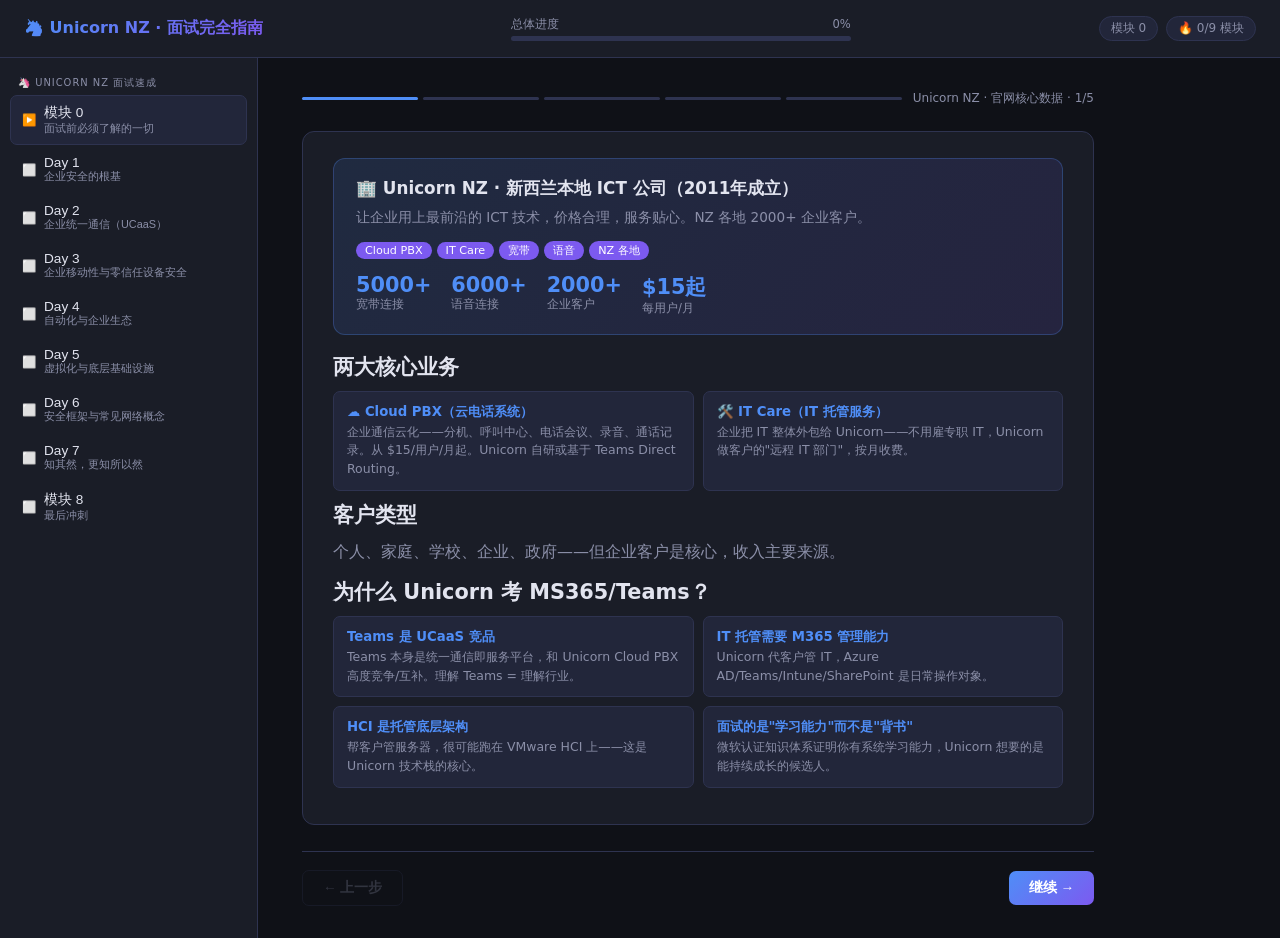
<file: index.html>
<!DOCTYPE html>
<html lang="zh-CN">
<head>
  <meta charset="UTF-8">
  <meta name="viewport" content="width=device-width, initial-scale=1.0">
  <title>Unicorn NZ · MS365 & HCI 面试完全指南</title>
  <style>
    :root {
      --bg: #0f1117; --surface: #1a1d27; --surface2: #22263a; --border: #2e3350;
      --accent: #4f8ef7; --accent2: #7c5af0; --green: #3ecf8e; --red: #f47067;
      --yellow: #f0b642; --orange: #f0963c; --text: #e2e4ef; --text-dim: #8b8fa8;
      --radius: 12px; --font: 'Segoe UI', system-ui, -apple-system, sans-serif;
    }
    * { box-sizing: border-box; margin: 0; padding: 0; }
    body { font-family: var(--font); background: var(--bg); color: var(--text); min-height: 100vh; display: flex; flex-direction: column; }

    /* ── Header ── */
    header { background: var(--surface); border-bottom: 1px solid var(--border); padding: 0 24px; height: 58px; display: flex; align-items: center; justify-content: space-between; position: sticky; top: 0; z-index: 100; }
    .logo { font-weight: 700; font-size: 1rem; background: linear-gradient(135deg, var(--accent), var(--accent2)); -webkit-background-clip: text; -webkit-text-fill-color: transparent; }
    .pb-wrap { flex: 1; max-width: 340px; margin: 0 28px; }
    .pb-label { font-size: 0.72rem; color: var(--text-dim); margin-bottom: 4px; display: flex; justify-content: space-between; }
    .pb-track { height: 5px; background: var(--border); border-radius: 99px; overflow: hidden; }
    .pb-fill { height: 100%; background: linear-gradient(90deg, var(--accent), var(--accent2)); border-radius: 99px; transition: width 0.4s; width: 0%; }
    .badges { display: flex; gap: 8px; }
    .badge { background: var(--surface2); border: 1px solid var(--border); border-radius: 99px; padding: 3px 11px; font-size: 0.75rem; color: var(--text-dim); white-space: nowrap; }

    /* ── Layout ── */
    .layout { display: flex; flex: 1; }

    /* ── Sidebar ── */
    .sidebar { width: 258px; background: var(--surface); border-right: 1px solid var(--border); padding: 18px 10px; overflow-y: auto; flex-shrink: 0; }
    .ss { margin-bottom: 18px; }
    .ssl { font-size: 0.62rem; text-transform: uppercase; letter-spacing: 0.1em; color: var(--text-dim); padding: 0 8px; margin-bottom: 5px; }
    .mbtn { width: 100%; text-align: left; background: none; border: 1px solid transparent; color: var(--text); padding: 8px 9px; border-radius: 7px; cursor: pointer; font-size: 0.85rem; display: flex; align-items: center; gap: 7px; transition: all 0.15s; margin-bottom: 1px; }
    .mbtn:hover { background: var(--surface2); }
    .mbtn.active { background: var(--surface2); border-color: var(--border); }
    .mbtn.done .si { color: var(--green); }
    .mbtn.active .si { color: var(--accent); }
    .si { font-size: 0.72rem; width: 17px; text-align: center; flex-shrink: 0; }
    .ml { display: flex; flex-direction: column; }
    .mn { font-weight: 500; }
    .ms { font-size: 0.68rem; color: var(--text-dim); }

    /* ── Main ── */
    .main { flex: 1; padding: 32px 44px; max-width: 880px; overflow-y: auto; }

    /* ── Step ── */
    .step-ind { display: flex; align-items: center; gap: 5px; margin-bottom: 24px; flex-wrap: wrap; }
    .pip { height: 3px; flex: 1; min-width: 20px; border-radius: 99px; background: var(--border); transition: background 0.3s; }
    .pip.done { background: var(--green); }
    .pip.active { background: var(--accent); }
    .smet { font-size: 0.75rem; color: var(--text-dim); margin-left: 6px; white-space: nowrap; }

    /* ── Card ── */
    .card { background: var(--surface); border: 1px solid var(--border); border-radius: var(--radius); padding: 26px 30px; margin-bottom: 18px; }
    .card h2 { font-size: 1.3rem; margin-bottom: 9px; }
    .card h3 { font-size: 0.97rem; color: var(--accent); margin: 18px 0 9px; }
    .card p { line-height: 1.75; color: var(--text-dim); margin-bottom: 12px; }
    .card ul { list-style: none; margin: 9px 0; }
    .card li { padding: 5px 0 5px 17px; position: relative; color: var(--text-dim); line-height: 1.65; }
    .card li::before { content: '›'; position: absolute; left: 0; color: var(--accent); font-weight: 700; }
    .card li strong { color: var(--text); }

    /* ── Callout ── */
    .callout { background: var(--surface2); border-left: 3px solid var(--accent); border-radius: 0 8px 8px 0; padding: 13px 17px; margin: 12px 0; font-size: 0.88rem; line-height: 1.65; }
    .callout.green { border-color: var(--green); }
    .callout.yellow { border-color: var(--yellow); }
    .callout.red { border-color: var(--red); }
    .callout.orange { border-color: var(--orange); }

    /* ── NOTE BOX (handwriting) ── */
    .note-box { background: rgba(240,182,66,0.07); border: 1.5px dashed var(--yellow); border-radius: var(--radius); padding: 18px 22px; margin: 14px 0; }
    .note-box .note-header { display: flex; align-items: center; gap: 8px; margin-bottom: 10px; }
    .note-box .note-icon { font-size: 1.1rem; }
    .note-box .note-title { font-size: 0.85rem; font-weight: 700; color: var(--yellow); text-transform: uppercase; letter-spacing: 0.06em; }
    .note-box .note-prompt { font-size: 0.85rem; color: var(--text-dim); line-height: 1.6; }
    .note-box textarea { width: 100%; background: rgba(240,182,66,0.08); border: 1px solid rgba(240,182,66,0.3); border-radius: 8px; padding: 10px 13px; color: var(--text); font-family: var(--font); font-size: 0.85rem; resize: vertical; min-height: 72px; margin-top: 8px; outline: none; }
    .note-box textarea:focus { border-color: var(--yellow); }
    .note-box textarea::placeholder { color: rgba(240,182,66,0.5); }

    /* ── UNICORN banner ── */
    .co-banner { background: linear-gradient(135deg, rgba(79,142,247,0.12), rgba(124,90,240,0.12)); border: 1px solid rgba(79,142,247,0.28); border-radius: var(--radius); padding: 18px 22px; margin-bottom: 18px; }
    .co-banner h2 { font-size: 1.05rem; margin-bottom: 7px; }
    .co-banner p { color: var(--text-dim); font-size: 0.85rem; line-height: 1.6; margin: 0 0 10px; }
    .tag { display: inline-block; background: var(--accent2); color: #fff; border-radius: 99px; padding: 2px 9px; font-size: 0.7rem; margin-right: 5px; margin-bottom: 3px; }
    .stats { display: flex; gap: 20px; flex-wrap: wrap; margin-top: 10px; }
    .stat { display: flex; flex-direction: column; }
    .stat-n { font-size: 1.3rem; font-weight: 700; color: var(--accent); }
    .stat-l { font-size: 0.72rem; color: var(--text-dim); }

    /* ── Cheatsheet ── */
    .csheet { background: var(--surface); border: 1px solid var(--yellow); border-radius: var(--radius); padding: 22px 26px; margin: 14px 0; }
    .csheet h3 { color: var(--yellow); font-size: 0.95rem; margin: 0 0 12px; }
    .ct { width: 100%; border-collapse: collapse; font-size: 0.85rem; }
    .ct th { text-align: left; padding: 7px 11px; background: var(--surface2); border-bottom: 1px solid var(--border); color: var(--text-dim); font-size: 0.7rem; text-transform: uppercase; letter-spacing: 0.05em; }
    .ct td { padding: 8px 11px; border-bottom: 1px solid var(--border); color: var(--text-dim); vertical-align: top; }
    .ct tr:last-child td { border-bottom: none; }
    .ct td:first-child { color: var(--text); font-weight: 600; white-space: nowrap; }

    /* ── Code/Terminal ── */
    .code-block, .terminal { background: #0d1117; border: 1px solid var(--border); border-radius: var(--radius); overflow: hidden; margin: 12px 0; }
    .cb-h, .tt-h { background: var(--surface2); padding: 8px 14px; display: flex; align-items: center; justify-content: space-between; border-bottom: 1px solid var(--border); }
    .lang { font-size: 0.7rem; color: var(--text-dim); text-transform: uppercase; letter-spacing: 0.05em; }
    .cpy { background: none; border: 1px solid var(--border); color: var(--text-dim); padding: 2px 8px; border-radius: 5px; cursor: pointer; font-size: 0.7rem; transition: all 0.15s; }
    .cpy:hover { border-color: var(--accent); color: var(--accent); }
    .tt-h { gap: 5px; }
    .dot { width: 10px; height: 10px; border-radius: 50%; }
    .dot.red { background: #ff5f56; }
    .dot.yellow { background: #ffbd2e; }
    .dot.green { background: #27c93f; }
    .tt { padding: 14px 18px; font-family: 'Cascadia Code','Fira Code',Consolas,monospace; font-size: 0.83rem; line-height: 1.75; white-space: pre-wrap; }
    .tl { color: #8b8fa8; }
    .tl.cmd { color: #e2e4ef; }
    .tl.cmd::before { content: '$ '; color: var(--green); }
    .tl.out { color: #79c0ff; }
    .tl.ok { color: var(--green); }
    .tl.err { color: var(--red); }

    /* ── Quiz ── */
    .qcard { background: var(--surface); border: 1px solid var(--border); border-radius: var(--radius); padding: 22px 26px; margin: 12px 0; }
    .qq { font-size: 0.95rem; font-weight: 600; margin-bottom: 14px; line-height: 1.5; }
    .qopts { display: flex; flex-direction: column; gap: 7px; }
    .qopt { background: var(--surface2); border: 1px solid var(--border); border-radius: 7px; padding: 11px 14px; cursor: pointer; transition: all 0.15s; display: flex; align-items: center; gap: 9px; font-size: 0.88rem; }
    .qopt:hover:not(.disabled) { border-color: var(--accent); }
    .qopt.sel { border-color: var(--accent); background: rgba(79,142,247,0.1); }
    .qopt.correct { border-color: var(--green); background: rgba(62,207,142,0.1); }
    .qopt.wrong { border-color: var(--red); background: rgba(244,112,103,0.1); }
    .qopt.disabled { cursor: default; opacity: 0.6; }
    .ol { width: 22px; height: 22px; border-radius: 50%; background: var(--border); display: flex; align-items: center; justify-content: center; font-size: 0.7rem; font-weight: 700; flex-shrink: 0; }
    .qfb { margin-top: 10px; padding: 10px 14px; border-radius: 7px; font-size: 0.85rem; display: none; }
    .qfb.show { display: block; }
    .qfb.correct { background: rgba(62,207,142,0.1); border: 1px solid var(--green); color: var(--green); }
    .qfb.wrong { background: rgba(244,112,103,0.1); border: 1px solid var(--red); color: var(--red); }

    /* ── Nav ── */
    .nav { display: flex; justify-content: space-between; align-items: center; margin-top: 26px; padding-top: 18px; border-top: 1px solid var(--border); }
    .btn { padding: 8px 20px; border-radius: 7px; font-size: 0.85rem; font-weight: 600; cursor: pointer; border: none; transition: all 0.15s; display: inline-flex; align-items: center; gap: 5px; }
    .btn-ghost { background: none; border: 1px solid var(--border); color: var(--text-dim); }
    .btn-ghost:hover { border-color: var(--text-dim); color: var(--text); }
    .btn-primary { background: linear-gradient(135deg, var(--accent), var(--accent2)); color: #fff; }
    .btn-primary:hover { opacity: 0.85; transform: translateY(-1px); }
    .btn:disabled { opacity: 0.28; cursor: not-allowed; transform: none; }

    /* ── Misc ── */
    code { background: var(--surface2); padding: 2px 5px; border-radius: 4px; font-family: 'Cascadia Code',monospace; font-size: 0.83em; color: #79c0ff; }
    .cgrid { display: grid; grid-template-columns: 1fr 1fr; gap: 9px; margin: 10px 0; }
    .ci { background: var(--surface2); border: 1px solid var(--border); border-radius: 7px; padding: 11px 13px; }
    .ci .term { font-weight: 600; font-size: 0.83rem; margin-bottom: 2px; color: var(--accent); }
    .ci .desc { font-size: 0.78rem; color: var(--text-dim); line-height: 1.5; }
    .tgrid { display: grid; grid-template-columns: repeat(3, 1fr); gap: 9px; margin: 10px 0; }
    .ti { background: var(--surface2); border: 1px solid var(--border); border-radius: 7px; padding: 11px 13px; text-align: center; }
    .ti .tn { font-size: 1.3rem; margin-bottom: 3px; }
    .ti .td { font-size: 0.75rem; color: var(--text-dim); }
    .done-screen { text-align: center; padding: 44px 28px; }
    .done-icon { font-size: 3.2rem; margin-bottom: 14px; }
    .done-screen h2 { font-size: 1.5rem; margin-bottom: 9px; }
    .done-screen p { color: var(--text-dim); max-width: 440px; margin: 0 auto 22px; line-height: 1.65; }
    .checklist { background: var(--surface); border: 1px solid var(--border); border-radius: var(--radius); padding: 22px 26px; margin: 14px 0; }
    .checklist h3 { font-size: 0.95rem; margin-bottom: 14px; color: var(--text); }
    .cli { display: flex; align-items: flex-start; gap: 10px; padding: 8px 0; border-bottom: 1px solid var(--border); font-size: 0.88rem; color: var(--text-dim); }
    .cli:last-child { border-bottom: none; }
    .cli input[type=checkbox] { width: 16px; height: 16px; accent-color: var(--accent); flex-shrink: 0; margin-top: 2px; cursor: pointer; }
    .cli.done { text-decoration: line-through; opacity: 0.5; }
    @media (max-width: 768px) { .sidebar { display: none; } .main { padding: 18px 14px; } .cgrid, .tgrid { grid-template-columns: 1fr; } }
    ::-webkit-scrollbar { width: 5px; } ::-webkit-scrollbar-thumb { background: var(--border); border-radius: 99px; }
  </style>
</head>
<body>

<header>
  <div class="logo">🦄 Unicorn NZ · 面试完全指南</div>
  <div class="pb-wrap">
    <div class="pb-label"><span>总体进度</span><span id="pct">0%</span></div>
    <div class="pb-track"><div class="pb-fill" id="pfill" style="width:0%"></div></div>
  </div>
  <div class="badges">
    <span class="badge" id="mb">Day 0</span>
    <span class="badge" id="sb">🔥 0/8 天</span>
  </div>
</header>

<div class="layout">
  <nav class="sidebar" id="sidebar"></nav>
  <main class="main" id="main"></main>
</div>

<script>
'use strict';

const DATA = {

// ═══════════════════════════════════════════════════════════════
// MODULE 0: Unicorn NZ Company + Pre-course
// ═══════════════════════════════════════════════════════════════
mod0: {
  title: '模块 0 · 公司认知 + 基础测试',
  subtitle: '面试前必须了解的一切',
  steps: [
    {
      id: 'm0s1', type: 'concept', title: 'Unicorn NZ · 官网核心数据',
      content: `
<div class="co-banner">
  <h2>🏢 Unicorn NZ · 新西兰本地 ICT 公司（2011年成立）</h2>
  <p>让企业用上最前沿的 ICT 技术，价格合理，服务贴心。NZ 各地 2000+ 企业客户。</p>
  <span class="tag">Cloud PBX</span><span class="tag">IT Care</span><span class="tag">宽带</span><span class="tag">语音</span><span class="tag">NZ 各地</span>
  <div class="stats">
    <div class="stat"><span class="stat-n">5000+</span><span class="stat-l">宽带连接</span></div>
    <div class="stat"><span class="stat-n">6000+</span><span class="stat-l">语音连接</span></div>
    <div class="stat"><span class="stat-n">2000+</span><span class="stat-l">企业客户</span></div>
    <div class="stat"><span class="stat-n">$15起</span><span class="stat-l">每用户/月</span></div>
  </div>
</div>

<h2>两大核心业务</h2>
<div class="cgrid">
  <div class="ci">
    <div class="term">☁️ Cloud PBX（云电话系统）</div>
    <div class="desc">企业通信云化——分机、呼叫中心、电话会议、录音、通话记录。从 $15/用户/月起。Unicorn 自研或基于 Teams Direct Routing。</div>
  </div>
  <div class="ci">
    <div class="term">🛠️ IT Care（IT 托管服务）</div>
    <div class="desc">企业把 IT 整体外包给 Unicorn——不用雇专职 IT，Unicorn 做客户的"远程 IT 部门"，按月收费。</div>
  </div>
</div>

<h2>客户类型</h2>
<p>个人、家庭、学校、企业、政府——但企业客户是核心，收入主要来源。</p>

<h2>为什么 Unicorn 考 MS365/Teams？</h2>
<div class="cgrid">
  <div class="ci"><div class="term">Teams 是 UCaaS 竞品</div><div class="desc">Teams 本身是统一通信即服务平台，和 Unicorn Cloud PBX 高度竞争/互补。理解 Teams = 理解行业。</div></div>
  <div class="ci"><div class="term">IT 托管需要 M365 管理能力</div><div class="desc">Unicorn 代客户管 IT，Azure AD/Teams/Intune/SharePoint 是日常操作对象。</div></div>
  <div class="ci"><div class="term">HCI 是托管底层架构</div><div class="desc">帮客户管服务器，很可能跑在 VMware HCI 上——这是 Unicorn 技术栈的核心。</div></div>
  <div class="ci"><div class="term">面试的是"学习能力"而不是"背书"</div><div class="desc">微软认证知识体系证明你有系统学习能力，Unicorn 想要的是能持续成长的候选人。</div></div>
</div>
      `
    },
    {
      id: 'm0s2', type: 'concept', title: '面试前必须记住的关键数字',
      content: `
<h2>📊 Unicorn NZ 关键数据（面试可直接用）</h2>
<div class="tgrid">
  <div class="ti"><div class="tn">2011</div><div class="td">公司成立</div></div>
  <div class="ti"><div class="tn">5000+</div><div class="td">宽带连接</div></div>
  <div class="ti"><div class="tn">6000+</div><div class="td">语音连接</div></div>
  <div class="ti"><div class="tn">2000+</div><div class="td">企业客户</div></div>
  <div class="ti"><div class="tn">$15/用户/月</div><div class="td">Cloud PBX 起价</div></div>
  <div class="ti"><div class="tn">NZ 各地</div><div class="td">客户覆盖范围</div></div>
</div>

<div class="callout yellow">
  <strong>✅ 面试必说的一句话：</strong>"我了解到 Unicorn NZ 做 Cloud PBX 和 IT 托管，服务 2000+ 企业客户——这个职位需要管理企业通信平台和 IT 基础设施，正好是我学习的方向。"
</div>

<h2>竞争对手/行业背景（面试可提）</h2>
<ul>
  <li><strong>Spark</strong>：NZ 最大电信运营商，也有 Cloud PBX 和 IT 托管业务</li>
  <li><strong>Vodafone NZ（现在归 InConfig）</strong>：企业通信</li>
  <li><strong>Team Vodafone</strong>：代理微软 Teams Phone</li>
  <li><strong>Dicker Data /和其他 MSP</strong>：NZ IT 托管同行</li>
</ul>
<p>Unicorn 的差异化：本地化服务（不是大公司那种流程繁复）、价格合理、对中小型企业友好。</p>
      `
    },
    {
      id: 'm0s3', type: 'note', title: '📝 笔记：Unicorn NZ 核心认知',
      prompt: '用自己的话写下 Unicorn NZ 的定位（50字以内），面试时用：',
      placeholder: '例：Unicorn NZ = 2011年成立的本地ICT公司，核心是Cloud PBX云电话+IT托管，服务2000+企业客户，差异化是本地化+价格合理+服务贴心。'
    },
    {
      id: 'm0s4', type: 'quiz', title: '公司认知测验',
      questions: [
        { q: 'Unicorn NZ 的 Cloud PBX 最低价格是多少？', options: ['$5/用户/月', '$15/用户/月', '$25/用户/月', '$50/用户/月'], answer: 1, explanation: '官网明确写"Start from $15 per user/month"。' },
        { q: 'Unicorn NZ 的客户分布在哪些地区？', options: ['只有奥克兰', '只有北岛', '新西兰全国各地', '主要是澳大利亚'], answer: 2, explanation: '官网说"Our customers are all over New Zealand, not just in Auckland"。' },
        { q: 'Unicorn NZ 的 IT Care 服务的核心价值是？', options: ['比雇人便宜且不用担心人员缺勤', '免费的', '只有大企业才能用', '只管网络不管设备'], answer: 0, explanation: '官网说"It saves your money to hire an IT technician and you are not worried about their absence"——这是 IT 托管的核心逻辑。' }
      ]
    },
    {
      id: 'm0s5', type: 'complete', title: '模块 0 完成！',
      content: `
<div class="done-screen">
  <div class="done-icon">✅</div>
  <h2>Unicorn NZ 认知完成！</h2>
  <p>现在你知道了 Unicorn 是做 Cloud PBX + IT 托管的本地公司，14年历史，2000+ 企业客户，5000+ 宽带+6000+ 语音连接。面试提到这些数据说明你真的做了功课。</p>
  <button class="btn btn-primary" onclick="navigate('mod1',0)">开始 Day 1 · Azure AD →</button>
</div>
      `
    }
  ]
},

// ═══════════════════════════════════════════════════════════════
// MODULE 1: Azure AD — Identity & Access
// ═══════════════════════════════════════════════════════════════
mod1: {
  title: 'Day 1 · Azure AD 身份与访问管理',
  subtitle: '企业安全的根基',
  steps: [
    {
      id: 'm1s1', type: 'concept', title: 'Azure AD 核心概念',
      content: `
<h2>Azure AD = 企业身份"中央空调"</h2>
<p>Azure Active Directory（Microsoft Entra ID）是微软云端身份服务，所有微软 SaaS（Teams、Outlook、SharePoint、Azure...）的身份验证都从这儿走。</p>
<div class="callout">
  <strong>一句话：</strong>Azure AD 管"谁可以访问什么"——员工账号、密码、权限、应用授权，全部集中在这里。
</div>

<h2>Azure AD 的关键能力</h2>
<div class="cgrid">
  <div class="ci"><div class="term">🔑 SSO（单点登录）</div><div class="desc">一次登录，访问所有已授权应用，不用重复输入密码。提升体验 + 集中管控安全。</div></div>
  <div class="ci"><div class="term">🔐 MFA（多因素认证）</div><div class="desc">密码 + 手机验证码 / App 确认，双重保险。微软默认推荐开启。</div></div>
  <div class="ci"><div class="term">🚦 Conditional Access（条件访问）</div><div class="desc">基于位置/设备/风险信号实时决定是否放行。零信任的核心组件。</div></div>
  <div class="ci"><div class="term">🔗 App 单一登录（SAML/OIDC/OAuth）</div><div class="desc">企业 SaaS（Salesforce、ServiceNow 等）通过标准协议接入 Azure AD，实现 SSO。</div></div>
</div>

<h2>Azure AD vs 传统 AD</h2>
<div class="cgrid">
  <div class="ci"><div class="term">传统 AD（本地，Windows Server）</div><div class="desc">跑在内网，只能在内网用，适合纯本地架构。无法直接管理云 SaaS。</div></div>
  <div class="ci"><div class="term">Azure AD（云端）</div><div class="desc">托管在微软云，全球可访问，原生支持 SaaS + 混合架构。</div></div>
</div>
      `
    },
    {
      id: 'm1s2', type: 'note', title: '📝 笔记：Azure AD 核心能力',
      prompt: '用自己的话解释 SSO 和 MFA 的区别，以及它们解决了什么问题：',
      placeholder: 'SSO = 一次登录访问所有应用，解决密码疲劳+集中管控。\nMFA = 密码+手机验证，解决密码泄露后账号被盗的问题。'
    },
    {
      id: 'm1s3', type: 'concept', title: 'Conditional Access 深度',
      content: `
<h2>Conditional Access = Azure AD 的智能"门卫"</h2>
<p>每次用户登录时实时评估多个信号，决定是否放行。不是简单的"允许/拒绝"，而是"根据情况动态决策"。</p>

<h3>三大判断信号</h3>
<ul>
  <li><strong>用户身份</strong>：账号是否可信？是否风险账号？</li>
  <li><strong>设备状态</strong>：是否 Intune 注册？是否满足合规策略？</li>
  <li><strong>登录位置</strong>：是否信任的 IP/地区？还是陌生地点？</li>
</ul>

<h3>执行动作</h3>
<div class="cgrid">
  <div class="ci"><div class="term">✅ 允许访问</div><div class="desc">所有信号正常，直接放行</div></div>
  <div class="ci"><div class="term">🔐 要求 MFA</div><div class="desc">有风险信号，要求额外验证</div></div>
  <div class="ci"><div class="term">🚫 阻止访问</div><div class="desc">高风险，直接拒绝</div></div>
  <div class="ci"><div class="term">📱 只允许特定应用</div><div class="desc">限制只能访问低风险应用</div></div>
</div>

<h3>典型 Unicorn 场景</h3>
<div class="callout yellow">
  <strong>场景：</strong>Unicorn IT 托管客户的员工出差到海外，用个人手机尝试登录公司 Teams 查客户通话记录。<br>
  <strong>判断：</strong>位置=非信任地区 + 设备=未注册 Intune → 触发 Conditional Access → 要求 MFA 验证，或直接阻止访问公司数据。
</div>
      `
    },
    {
      id: 'm1s4', type: 'quiz', title: 'Conditional Access 小测',
      questions: [
        { q: 'Conditional Access 评估的三大信号是？', options: ['天气、时间和心情', '用户身份、设备状态、登录位置', '用户的职位、公司规模和部门', '邮件数量、文件大小和会议数量'], answer: 1, explanation: '用户身份（是不是合法账号）+ 设备状态（是否可信设备）+ 登录位置（是否信任的网络）是 CA 的三大判断依据。' },
        { q: '当用户从海外登录且使用未注册设备时，CA 会？', options: ['直接允许', '要求 MFA 或阻止', '自动关闭账号', '发邮件通知管理员'], answer: 1, explanation: '高风险信号（非信任位置 + 未注册设备）→ CA 执行"要求 MFA"或"阻止访问"动作，防止未授权访问。' }
      ]
    },
    {
      id: 'm1s5', type: 'concept', title: 'Azure AD 身份同步：Azure AD Connect',
      content: `
<h2>混合身份：Azure AD Connect</h2>
<p>很多 NZ 企业有本地 AD（已有账号体系），又要用云服务。Azure AD Connect 就是这座"桥"：</p>
<div class="callout">
  <strong>Azure AD Connect = 本地 AD 和 Azure AD 之间的同步工具</strong><br>
  员工在本地 AD 创建账号 → Connect 同步到 Azure AD → 云端应用（Teams、SharePoint 等）用同一个账号登录。
</div>

<h3>Unicorn IT 托管客户常见场景</h3>
<ul>
  <li>客户有本地文件服务器（本地 AD 管账号）</li>
  <li>同时用 Office 365 / Teams</li>
  <li>用 Azure AD Connect 同步两边的账号</li>
  <li>员工一套账号，管本地 + 云端两边</li>
</ul>

<h3>关键概念：联邦认证（Federation）vs 云认证</h3>
<div class="cgrid">
  <div class="ci"><div class="term">云端认证（Cloud Auth）</div><div class="desc">密码哈希同步到 Azure AD，登录在云端验证。简单，推荐大多数场景。</div></div>
  <div class="ci"><div class="term">联邦认证（Federated Auth）</div><div class="desc">登录跳回本地 AD 服务器验证（如 ADFS）。适合复杂合规要求，但运维复杂。</div></div>
</div>
      `
    },
    {
      id: 'm1s6', type: 'note', title: '📝 笔记：Azure AD Connect',
      prompt: '用自己的话解释 Azure AD Connect 的作用（30字以内）：',
      placeholder: 'Azure AD Connect = 同步本地 AD 账号到 Azure AD，让员工一套账号管本地+云端。'
    },
    {
      id: 'm1s7', type: 'quiz', title: 'Azure AD 综合小测',
      questions: [
        { q: 'Azure AD 中，组（Group）和角色（Role）的核心区别？', options: ['没有区别', '组管理成员（谁），角色管理权限（能做什么）', '角色管理成员，组管理权限', '只有管理员能加组'], answer: 1, explanation: '组 = 用户集合；角色 = 权限集合。配合使用："这些人（组）对那些资源有什么权限（角色）"。' },
        { q: 'Azure AD Connect 主要解决什么问题？', options: ['加速网络', '让本地 AD 和 Azure AD 账号同步，员工用一套账号登录本地+云端', '增加存储空间', '让 Teams 更快'], answer: 1, explanation: 'Azure AD Connect 是混合身份解决方案——不想让员工记两套密码，就用它同步本地 AD 和 Azure AD。' },
        { q: 'Unicorn 要给所有海外出差员工开启 MFA，正确的操作是？', options: ['让所有人换密码', '在 Azure AD 配置 Conditional Access，条件=非信任位置，操作=要求 MFA', '关闭海外账号', '升级网络带宽'], answer: 1, explanation: 'CA 的标准用法：非信任位置登录 → 触发 MFA 要求 → 兼顾安全+不影响正常办公。' }
      ]
    },
    {
      id: 'm1s8', type: 'code', title: 'Azure AD 场景命令（眼熟即可）',
      content: `
<h2>Azure AD 日常操作（面试能说流程即可）</h2>

<div class="terminal">
  <div class="terminal-header"><span class="dot red"></span><span class="dot yellow"></span><span class="dot green"></span><span style="font-size:0.7rem;color:var(--text-dim);margin-left:4px">PowerShell / Azure Portal</span></div>
  <div class="tt">
<span class="tl cmd"># 创建新员工账号</span>
<span class="tl out">New-AzureADUser -DisplayName "王五" -UserPrincipalName "wangwu@unicornnz.onmicrosoft.com"</span>
<span class="tl ok">✅ 账号创建成功</span>

<span class="tl cmd"># 把用户加入"实习生"组（组权限自动继承）</span>
<span class="tl out">Add-AzureADGroupMember -ObjectId (Get-AzureADGroup -SearchString "实习生").ObjectId \</span>
<span class="tl out">  -RefObjectId (Get-AzureADUser -SearchString "王五").ObjectId</span>
<span class="tl ok">✅ 加组成功</span>

<span class="tl cmd"># 配置 Conditional Access：非信任位置要求 MFA</span>
<span class="tl out">New-AzureADMSConditionalAccessPolicy -DisplayName "海外登录需 MFA" \</span>
<span class="tl out">  -Conditions @{-SignInLocation=[...nonTrustedLocation...]} \</span>
<span class="tl out">  -GrantControls @{-Operator="OR"; BuiltInControls="MFA"}</span>
<span class="tl ok">✅ CA 策略已激活</span>

<span class="tl cmd"># Azure AD Connect：同步检查</span>
<span class="tl out">Get-ADSyncConnectorRunStatus</span>
<span class="tl out">LastSync: 2026-04-23 03:30:00 UTC — 正常</span>
<span class="tl ok">✅ 混合身份同步正常</span>
  </div>
</div>

<div class="callout green">
  <strong>面试回答模板：</strong>"在 Azure AD 里，我们通过组管理成员，通过角色管理权限。用户加进组，就自动继承组的所有权限。Conditional Access 在登录时实时评估位置/设备/风险信号，动态决定是否要求 MFA 或阻止访问。"
</div>
      `
    },
    {
      id: 'm1s9', type: 'complete', title: 'Day 1 完成！',
      content: `
<div class="done-screen">
  <div class="done-icon">✅</div>
  <h2>Day 1 完成！Azure AD 已解锁</h2>
  <p>记住：Azure AD = 身份中枢。SSO 管登录体验，MFA 管账号安全，Conditional Access 管动态访问控制，Azure AD Connect 管混合身份同步。</p>
  <button class="btn btn-primary" onclick="navigate('mod2',0)">开始 Day 2 · Teams 管理 →</button>
</div>
      `
    }
  ]
},

// ═══════════════════════════════════════════════════════════════
// MODULE 2: Teams Management
// ═══════════════════════════════════════════════════════════════
mod2: {
  title: 'Day 2 · Microsoft Teams 管理',
  subtitle: '企业统一通信（UCaaS）',
  steps: [
    {
      id: 'm2s1', type: 'concept', title: 'Teams 的真实定位',
      content: `
<h2>Teams 不只是聊天工具——它是 UCaaS 平台</h2>
<div class="callout">
  UCaaS = Unified Communications as a Service（统一通信即服务）<br>
  Teams = 聊天 + 会议（音频/视频/PSTN）+ 电话 + 应用集成
</div>

<h2>为什么 Unicorn 关心 Teams？</h2>
<div class="cgrid">
  <div class="ci"><div class="term">🎯 核心竞品</div><div class="desc">Teams 是微软的 UCaaS，和 Unicorn Cloud PBX 直接竞争。理解 Teams = 理解行业。</div></div>
  <div class="ci"><div class="term">📞 音频会议（PSTN）</div><div class="desc">普通电话能拨入 Teams 会议。这是 PSTN 和在线会议融合的核心技术点。</div></div>
  <div class="ci"><div class="term">🖥️ Direct Routing</div><div class="desc">企业用本地 SBC 连接 Teams 和 PSTN 电话网，用 Teams 替代传统 PBX。这是中大型企业的趋势。</div></div>
  <div class="ci"><div class="term">🔐 身份安全</div><div class="desc">Teams 身份基于 Azure AD。理解 Teams 的权限模型 = 理解企业通信安全。</div></div>
</div>

<h2>Teams 许可证类型（面试可提）</h2>
<ul>
  <li><strong>Teams 基础版</strong>：聊天、会议、协作为主（免费/便宜）</li>
  <li><strong>Teams Essentials</strong>：更大会议容量、录音</li>
  <li><strong>Teams Phone Mobile</strong>：包含 PSTN 语音通话（替代桌面电话）</li>
  <li><strong>Teams Premium</strong>：高级会议功能、品牌定制</li>
</ul>
      `
    },
    {
      id: 'm2s2', type: 'note', title: '📝 笔记：Teams Phone / Direct Routing',
      prompt: '用自己的话解释 Teams Direct Routing 是什么，为什么企业会用它（40字以内）：',
      placeholder: 'Teams Direct Routing = 用本地SBC连接PSTN电话网，让员工用Teams打电话替代传统桌面电话。好处：省钱、统一通信、一个客户端管所有。'
    },
    {
      id: 'm2s3', type: 'concept', title: 'Teams 管理核心概念',
      content: `
<h2>Teams 管理员必须知道的概念</h2>

<div class="cgrid">
  <div class="ci"><div class="term">团队（Team）</div><div class="desc">协作空间，对应一个 Azure AD Group。创建 Team 时自动创建对应的 Group。</div></div>
  <div class="ci"><div class="term">频道（Channel）</div><div class="desc">Team 内的主题分区。私人频道（Private Channel）需要单独授权才能加入。</div></div>
  <div class="ci"><div class="term">会议策略（Meeting Policies）</div><div class="desc">管理员控制：谁可以录音、共享屏幕、邀请外部参与者、PSTN 拨入。</div></div>
  <div class="ci"><div class="term">消息策略（Messaging Policies）</div><div class="desc">控制谁能 @所有人、能否编辑其他人消息、能否创建私人频道。</div></div>
  <div class="ci"><div class="term">应用权限（App Permissions）</div><div class="desc">哪些第三方应用可以在 Teams 里用，通过 Teams 管理员中心配置。</div></div>
  <div class="ci"><div class="term">生命周期管理</div><div class="desc">谁可以创建团队、谁可以删除、归档退役团队的标准流程。</div></div>
</div>

<div class="callout yellow">
  <strong>Unicorn 场景：</strong>Unicorn IT 托管客户的员工经常需要快速创建项目 Team。管理员要设置"谁可以创建团队"策略，避免混乱。
</div>
      `
    },
    {
      id: 'm2s4', type: 'quiz', title: 'Teams 概念小测',
      questions: [
        { q: 'Teams 的"会议策略"可以控制什么？', options: ['会议室的灯光亮度', '谁可以录音、共享屏幕、邀请外部参与者', '用户的消息发送速度', '网络带宽'], answer: 1, explanation: '会议策略控制 Teams 会议中的行为：录音、屏幕共享、外部 PSTN 参与等，由管理员配置。' },
        { q: '创建了一个新的 Teams Team，Azure AD 会自动发生什么？', options: ['什么都不发生', '自动创建一个对应的 Azure AD Group', '自动开通所有许可证', '自动备份所有文件'], answer: 1, explanation: '每个 Team 都自动对应一个 Azure AD Group，成员和权限通过这个组管理。这也是为什么 Teams 和 Azure AD 权限是打通的。' },
        { q: 'Unicorn 的 Cloud PBX 和 Teams Phone 的关系是？', options: ['完全没关系', 'Teams Phone 是微软的 UCaaS（竞品），但可以通过 Direct Routing 集成', 'Teams Phone 是 Unicorn 开发的', 'Unicorn 只代理 Teams Phone'], answer: 1, explanation: 'Unicorn 自研 Cloud PBX，但很多客户用微软 Teams Phone。Unicorn IT 托管需要帮客户管两种系统。' }
      ]
    },
    {
      id: 'm2s5', type: 'code', title: 'Teams 管理员场景',
      content: `
<h2>场景：Unicorn IT 管理员配置市场部 Teams</h2>

<div class="terminal">
  <div class="terminal-header"><span class="dot red"></span><span class="dot yellow"></span><span class="dot green"></span><span style="font-size:0.7rem;color:var(--text-dim);margin-left:4px">Teams Admin Center / PowerShell</span></div>
  <div class="tt">
<span class="tl cmd"># 创建市场部 Team</span>
<span class="tl out">New-Team -DisplayName "市场部" -MailNickName "marketing"</span>
<span class="tl ok">✅ Team 创建成功（同时创建了对应 Azure AD Group）</span>

<span class="tl cmd"># 限制：只有主管可以创建私人频道</span>
<span class="tl out">Set-CsTeamsChannelsPolicy -Identity "Mkt-PrivateCh" \</span>
<span class="tl out">  -AllowPrivateChannelCreation $false</span>
<span class="tl out">Grant-CsTeamsChannelsPolicy -PolicyName "Mkt-PrivateCh" \</span>
<span class="tl out">  -ObjectId "az-ad-marketing-group-object-id"</span>
<span class="tl ok">✅ 权限已限制</span>

<span class="tl cmd"># 启用音频会议（PSTN 拨入）</span>
<span class="tl out">Set-CsTeamsAudioConferencingPolicy -Identity "Marketing-Audio" \</span>
<span class="tl out">  -AllowDialInUserToLeavePstnConferencing $true</span>
<span class="tl ok">✅ 音频会议已启用，外部可电话拨入</span>

<span class="tl cmd"># 验证配置</span>
<span class="tl out">Get-CsTeam -DisplayName "市场部" | Format-List</span>
<span class="tl out">DisplayName: 市场部</span>
<span class="tl out">MailNickName: marketing</span>
<span class="tl out">Visibility: Public</span>
<span class="tl out">GroupId: 3f3c9a1e-...（Azure AD Group ID）</span>
  </div>
</div>

<div class="callout green">
  <strong>面试核心回答：</strong>"Teams 的策略通过 Azure AD 组分配——改策略，所有组员即时生效，不用一个个配置。这是大规模管理的高效方式。"
</div>
      `
    },
    {
      id: 'm2s6', type: 'complete', title: 'Day 2 完成！',
      content: `
<div class="done-screen">
  <div class="done-icon">✅</div>
  <h2>Day 2 完成！Teams 管理已解锁</h2>
  <p>Teams = 统一通信平台。记住：Team = Azure AD Group，策略通过组分配，音频会议/PSTN 是 UCaaS 核心功能，Direct Routing 让 Teams 替代传统 PBX。</p>
  <button class="btn btn-primary" onclick="navigate('mod3',0)">开始 Day 3 · Intune 设备管理 →</button>
</div>
      `
    }
  ]
},

// ═══════════════════════════════════════════════════════════════
// MODULE 3: Intune
// ═══════════════════════════════════════════════════════════════
mod3: {
  title: 'Day 3 · Intune 设备管理',
  subtitle: '企业移动性与零信任设备安全',
  steps: [
    {
      id: 'm3s1', type: 'concept', title: '为什么企业需要管设备？',
      content: `
<h2>BYOD 时代的企业安全难题</h2>
<p>员工用自己手机、平板工作——公司怎么保证上面的客户数据安全，又不侵犯员工隐私？</p>
<div class="callout yellow">
  平衡点：<strong>公司数据进得去，个人数据保得住</strong>
</div>

<h2>Unicorn IT 托管的实际场景</h2>
<p>Unicorn 帮客户托管 IT 时，很多员工的手机/笔记本都访问公司系统。如果这部设备被黑了，客户数据就泄露。</p>
<div class="cgrid">
  <div class="ci"><div class="term">📱 MDM（设备管理）</div><div class="desc">公司完全管控设备：远程锁机、远程擦除、强制密码、加密存储。<br><strong>适用：</strong>公司发的设备（COPE = Corporate-Owned, Personally Enabled）</div></div>
  <div class="ci"><div class="term">📂 MAM（应用管理）</div><div class="desc">只管公司应用和数据，不碰员工个人数据（照片、微信等）。<br><strong>适用：</strong>员工自带设备（BYOD = Bring Your Own Device）</div></div>
</div>

<h2>关键概念</h2>
<ul>
  <li><strong>设备注册</strong>：员工手机加入公司管理（COPE 强制，BYOD 自愿）</li>
  <li><strong>合规策略</strong>：设备必须满足条件才能访问公司数据（密码强度、加密、是否越狱）</li>
  <li><strong>条件访问</strong>：设备不合规 → Azure AD 阻止访问公司数据</li>
  <li><strong>选择性擦除（Selective Wipe）</strong>：只删公司数据，保留个人数据——BYOD 必备</li>
</ul>
      `
    },
    {
      id: 'm3s2', type: 'note', title: '📝 笔记：MDM vs MAM',
      prompt: '用自己的话写出 MDM 和 MAM 的核心区别（30字以内）：',
      placeholder: 'MDM = 管整台设备（公司手机）；MAM = 只管公司应用和数据（员工自带手机）。BYOD 用 MAM，COPE 用 MDM。'
    },
    {
      id: 'm3s3', type: 'quiz', title: 'Intune 概念小测',
      questions: [
        { q: '员工离职，公司想删掉他手机上的公司邮件但保留个人照片，正确做法是？', options: ['Full Wipe（全量擦除）', 'Selective Wipe（选择性擦除，只删公司数据）', '让员工自己删', '把手机砸了'], answer: 1, explanation: 'BYOD 场景必须用 Selective Wipe——只删公司管理的企业应用和数据，保留手机上的个人内容。新西兰隐私法也要求这个。' },
        { q: 'Unicorn 客户员工用自己手机处理工作，应该用 MDM 还是 MAM？', options: ['MDM，因为更安全', 'MAM，因为是员工自带设备，只管公司数据不碰个人数据', '两个都不要', 'MDM 和 MAM 一样'], answer: 1, explanation: 'BYOD 必须用 MAM——公司只能管公司应用和数据，不能碰员工的个人隐私。这是新西兰隐私法的要求。' },
        { q: 'Intune 合规策略和 Azure AD Conditional Access 的关系是？', options: ['完全独立', 'Intune 检查设备是否合规，CA 根据结果决定是否阻止访问——两者联动形成零信任闭环', 'CA 替代 Intune', 'Intune 替代 CA'], answer: 1, explanation: 'Intune + CA = 零信任黄金组合。Intune 评估设备状态，CA 根据状态决定放行/阻止/要求 MFA。' }
      ]
    },
    {
      id: 'm3s4', type: 'code', title: 'Intune + Conditional Access 联动',
      content: `
<h2>场景：配置设备合规策略——不合规设备禁止访问公司邮件</h2>

<div class="terminal">
  <div class="terminal-header"><span class="dot red"></span><span class="dot yellow"></span><span class="dot green"></span><span style="font-size:0.7rem;color:var(--text-dim);margin-left:4px">Microsoft Endpoint Manager / Intune</span></div>
  <div class="tt">
<span class="tl cmd"># 步骤 1：创建合规策略（要求密码+加密+未越狱）</span>
<span class="tl out">New-DeviceCompliancePolicy -DisplayName "基础安全策略" \</span>
<span class="tl out">  -Platform "iOS/Android" \</span>
<span class="tl out">  -PasswordRequired $true -PasswordMinLength 8 \</span>
<span class="tl out">  -EncryptionRequired $true \</span>
<span class="tl out">  -DeviceThreatProtectionEnabled $true</span>
<span class="tl ok">✅ 合规策略创建成功</span>

<span class="tl cmd"># 步骤 2：绑定 Azure AD CA（不合规 → 阻止访问 Exchange）</span>
<span class="tl out">New-ConditionalAccessPolicy -DisplayName "合规设备才可访问邮件" \</span>
<span class="tl out">  -GrantControl "RequireCompliantDevice" \</span>
<span class="tl out">  -IncludedWorkloads "ExchangeOnline"</span>
<span class="tl ok">✅ CA 策略已激活</span>

<span class="tl cmd"># 步骤 3：检查设备合规状态</span>
<span class="tl out">Get-MgDevice -Filter "AccountEnabled eq true" |</span>
<span class="tl out">  Select-Object DisplayName, ComplianceState</span>
<span class="tl out">DisplayName      ComplianceState</span>
<span class="tl out">-----------      ---------------</span>
<span class="tl out">张总的 iPhone    Compliant ✅</span>
<span class="tl out">李四的三星       NonCompliant 🚫</span>
<span class="tl err">⚠️ 李四的设备未加密，已被阻止访问公司邮件</span>
  </div>
</div>
      `
    },
    {
      id: 'm3s5', type: 'complete', title: 'Day 3 完成！',
      content: `
<div class="done-screen">
  <div class="done-icon">✅</div>
  <h2>Day 3 完成！Intune 已解锁</h2>
  <p>MDM 管设备（COPE），MAM 管应用（BYOD）。Selective Wipe 是 BYOD 的法律保障。Intune + CA = 零信任闭环。</p>
  <button class="btn btn-primary" onclick="navigate('mod4',0)">开始 Day 4 · Power Platform →</button>
</div>
      `
    }
  ]
},

// ═══════════════════════════════════════════════════════════════
// MODULE 4: Power Platform + M365 Integration
// ═══════════════════════════════════════════════════════════════
mod4: {
  title: 'Day 4 · Power Platform + M365 全家桶',
  subtitle: '自动化与企业生态',
  steps: [
    {
      id: 'm4s1', type: 'concept', title: 'M365 全家桶的正确理解',
      content: `
<h2>M365 不是工具集合，是互通的生态系统</h2>
<div class="callout">
  Azure AD（身份）+ Teams（通信）+ Intune（设备）+ SharePoint（文件）+ Power Automate（自动化）= M365 全家桶
</div>

<h2>组件关系图（面试必背）</h2>
<div class="tgrid">
  <div class="ti"><div class="tn">🔐</div><div class="td">Azure AD<br><small>身份中枢</small></div></div>
  <div class="ti"><div class="tn">💬</div><div class="td">Teams<br><small>统一通信</small></div></div>
  <div class="ti"><div class="tn">📱</div><div class="td">Intune<br><small>设备管控</small></div></div>
  <div class="ti"><div class="tn">📁</div><div class="td">SharePoint<br><small>文件协作</small></div></div>
  <div class="ti"><div class="tn">⚡</div><div class="td">Power Automate<br><small>流程自动化</small></div></div>
  <div class="ti"><div class="tn">🎨</div><div class="td">Power Apps<br><small>低代码应用</small></div></div>
</div>

<h2>SharePoint Online vs OneDrive</h2>
<div class="cgrid">
  <div class="ci"><div class="term">OneDrive</div><div class="desc">个人网盘，仅自己访问。存个人工作文件。</div></div>
  <div class="ci"><div class="term">SharePoint Online</div><div class="desc">团队/企业文件库。多人协作、权限控制（谁可以读/编辑）、版本历史、元数据管理。</div></div>
</div>
      `
    },
    {
      id: 'm4s2', type: 'note', title: '📝 笔记：M365 组件关系',
      prompt: '画出 M365 组件关系图（文字版），用 -> 表示依赖关系：',
      placeholder: 'Azure AD（身份）→ Teams/SharePoint/Intune/Power Platform（应用）\n所有组件依赖 Azure AD 做身份验证。'
    },
    {
      id: 'm4s3', type: 'concept', title: 'Power Automate 深度',
      content: `
<h2>Power Automate = 微软的 IFTTT / Zapier</h2>
<p>把重复性的审批、通知、数据处理自动化——拖拽配置，不用写代码。</p>

<h3>三种触发方式</h3>
<ul>
  <li><strong>自动触发（Automated）</strong>：事件发生（收到邮件/文件上传/表单提交）</li>
  <li><strong>手动触发（Instant/Button）</strong>：点击按钮（如"一键提交周报"）</li>
  <li><strong>定时触发（Scheduled）</strong>：周期执行（如每天 9:00 发日程汇总）</li>
</ul>

<h3>Unicorn 工单自动化场景</h3>
<div class="callout green">
  <strong>工单自动处理流：</strong><br>
  客户提交工单（SharePoint）→ 自动识别类型（硬件/软件/网络）→ 分配给对应技术组 → Teams 通知技术员 → 处理完成后邮件回复客户
</div>

<h3>Power Apps 低代码</h3>
<p>非 IT 人员用 Power Apps 画布应用——比如工单查询、库存盘点、客户信息录入。Unicorn 帮客户做 IT 托管时，这类工具提升效率明显。</p>
      `
    },
    {
      id: 'm4s4', type: 'quiz', title: 'Power Platform 小测',
      questions: [
        { q: 'SharePoint Online 和 OneDrive 的核心区别？', options: ['没有区别', 'OneDrive=个人网盘；SharePoint=团队文件库（多人协作+权限管理）', 'SharePoint 比 OneDrive 贵', 'OneDrive 不能存文件'], answer: 1, explanation: 'OneDrive = 个人（仅自己）；SharePoint = 团队（多人协作+权限+版本+元数据）。' },
        { q: 'Power Automate 的"计划触发（Scheduled）"最适合什么？', options: ['用户点击按钮', '文件上传时', '每天早上定时发送昨日工单汇总给主管', '收到新邮件时'], answer: 2, explanation: '计划触发 = 定时任务（日报、周报、定时提醒）。事件触发 = 邮件/文件变化时。' }
      ]
    },
    {
      id: 'm4s5', type: 'complete', title: 'Day 4 完成！',
      content: `
<div class="done-screen">
  <div class="done-icon">✅</div>
  <h2>Day 4 完成！M365 全家桶已解锁</h2>
  <p>M365 是生态系统。Azure AD 是地基，Teams/Intune/SharePoint/Power Automate 是功能层。</p>
  <button class="btn btn-primary" onclick="navigate('mod5',0)">开始 Day 5 · HCI 虚拟化 →</button>
</div>
      `
    }
  ]
},

// ═══════════════════════════════════════════════════════════════
// MODULE 5: HCI
// ═══════════════════════════════════════════════════════════════
mod5: {
  title: 'Day 5 · HCI 超融合架构',
  subtitle: '虚拟化与底层基础设施',
  steps: [
    {
      id: 'm5s1', type: 'concept', title: '从虚拟化到 HCI',
      content: `
<h2>为什么需要虚拟化？</h2>
<p>传统：一台物理机跑一个应用 → 资源浪费 + 管理复杂。<br>
虚拟化：一台物理机跑多个 VM（虚拟机）→ 资源共享 + 灵活调度。</p>
<div class="callout">
  类比：公寓隔间——每间房独立住人，共享厨房/卫生间（硬件），比单独盖楼（买独立服务器）便宜很多。
</div>

<h2>HCI（超融合基础架构）</h2>
<div class="cgrid">
  <div class="ci"><div class="term">超融合 = 计算+存储+网络融合在一个节点</div><div class="desc">传统架构：计算/存储/网络分开买、分开管。HCI：每个节点同时提供计算+存储+网络，横向扩展（加节点=同时加所有资源）。</div></div>
</div>

<h2>核心组件</h2>
<ul>
  <li><strong>ESXi / vSphere</strong>：安装在每台物理机上的虚拟化平台（"房东"软件）</li>
  <li><strong>VM（虚拟机）</strong>：虚拟化出来的"假电脑"，每个跑一个操作系统</li>
  <li><strong>vSAN</strong>：VMware 软件定义存储，把本地磁盘聚合成分布式共享存储池</li>
  <li><strong>vCenter</strong>：管理多个 ESXi 主机的中央控制台（"物业管理系统"）</li>
  <li><strong>vMotion</strong>：热迁移运行中的 VM，硬件维护不影响业务</li>
  <li><strong>HA（高可用）</strong>：节点故障时 VM 自动重启，恢复时间 < 5 分钟</li>
</ul>

<h2>Unicorn 的 HCI 场景</h2>
<p>Unicorn IT 托管客户很多是中小企业。HCI 让 Unicorn 用少量人员管理大量客户的服务器——这是 MSP（托管服务提供商）的核心技术选型。</p>
      `
    },
    {
      id: 'm5s2', type: 'note', title: '📝 笔记：HCI 核心概念',
      prompt: '用一句话解释 HCI 和传统架构的核心区别：',
      placeholder: '传统架构 = 分开管计算/存储/网络（3层）；HCI = 融合在一个节点，横向扩展（加节点=同时加计算+存储+网络），运维更简单。'
    },
    {
      id: 'm5s3', type: 'concept', title: 'vSAN 存储机制（面试高频）',
      content: `
<h2>vSAN = 软件定义存储（SDS）</h2>
<p>vSAN 把每个 ESXi 节点的本地磁盘聚合成分布式共享存储，替代传统 SAN（光纤存储网络）。</p>

<h3>副本模式（最常用）</h3>
<div class="cgrid">
  <div class="ci"><div class="term">2 副本（默认）</div><div class="desc">每份数据存 2 份，放不同节点。3节点集群可用容量 ≈ 总容量÷2。</div></div>
  <div class="ci"><div class="term">3 副本</div><div class="desc">每份数据存 3 份。更安全但空间利用率更低。</div></div>
  <div class="ci"><div class="term">纠删码（Erasure Coding）</div><div class="desc">更高空间效率但性能较低，适合存档数据。</div></div>
  <div class="ci"><div class="term">故障域（Failure Domain）</div><div class="desc">指定哪些节点不能同时故障（避免机架断电导致全部副本丢失）。</div></div>
</div>

<div class="callout yellow">
  <strong>面试计算题：</strong><br>
  3节点集群，每节点 500GB SSD，2副本模式。可用容量？<br>
  答案：总容量 1500GB ÷ 2 = <strong>约 500GB 可用</strong>（未计系统开销，实际约 400GB）
</div>

<h3>vMotion vs HA</h3>
<div class="cgrid">
  <div class="ci"><div class="term">vMotion（热迁移）</div><div class="desc">主动迁移运行中的 VM 到另一台主机，硬件维护时用。业务不中断。</div></div>
  <div class="ci"><div class="term">HA（高可用）</div><div class="desc">节点故障后 VM 自动重启。被动恢复，恢复时间 < 5 分钟。</div></div>
</div>
      `
    },
    {
      id: 'm5s4', type: 'quiz', title: 'HCI 概念小测',
      questions: [
        { q: 'HCI 的"超"体现在哪里？', options: ['比传统架构贵', '计算+存储+网络融合在一个节点，横向扩展（加节点=同时加所有资源）', '只能跑微软系统', '必须用公有云'], answer: 1, explanation: '"超" = Converged（融合）。传统架构分开管，HCI 把计算/存储/网络"拧"在一起，扩展更简单。' },
        { q: '3节点集群，每节点 500GB SSD，2副本模式，可用容量是？', options: ['1500GB', '500GB', '333GB', '250GB'], answer: 1, explanation: '总容量 1500GB ÷ 2副本 = 500GB 可用（未计系统开销）。' },
        { q: 'vMotion 和 HA 的核心区别是？', options: ['没有区别', 'vMotion=主动热迁移（硬件维护），HA=被动故障恢复', 'HA 比 vMotion 快', 'vMotion 比 HA 复杂'], answer: 1, explanation: 'vMotion 是计划性迁移（管理员主动发起，用于维护）；HA 是故障后自动恢复（被动）。' },
        { q: 'Unicorn IT 托管客户从传统架构迁到 HCI，最大的动力是？', options: ['HCI 更便宜', 'HCI 更酷', '简化运维+弹性扩展，尤其适合 IT 人员少的中小企业', '传统架构已停产'], answer: 2, explanation: 'HCI 的核心价值是降低运维复杂度和提升扩展灵活性——Unicorn 的典型客户（中小企业）受益最大。' }
      ]
    },
    {
      id: 'm5s5', type: 'code', title: 'vSphere 日常操作',
      content: `
<h2>场景：在 Unicorn 托管客户的 HCI 集群上创建 VM 并启用 HA</h2>

<div class="terminal">
  <div class="terminal-header"><span class="dot red"></span><span class="dot yellow"></span><span class="dot green"></span><span style="font-size:0.7rem;color:var(--text-dim);margin-left:4px">vSphere Client / PowerCLI</span></div>
  <div class="tt">
<span class="tl cmd"># 连接 vCenter</span>
<span class="tl out">Connect-VIServer -Server vcenter.unicorn-customer.co.nz</span>
<span class="tl ok">✅ 已连接</span>

<span class="tl cmd"># 创建 VM（4核/16GB/100GB SSD）</span>
<span class="tl out">New-VM -Name "FileServer-01" -ResourcePool "Production" \</span>
<span class="tl out">  -NumCpu 4 -MemoryGB 16 -DiskGB 100 \</span>
<span class="tl out">  -Datastore "vsanDatastore"</span>
<span class="tl ok">✅ VM 创建成功</span>

<span class="tl cmd"># 启用 HA（节点故障 VM 自动重启）</span>
<span class="tl out">Get-Cluster "Production-Cluster" | Set-HA -Enabled $true</span>
<span class="tl ok">✅ HA 已启用</span>

<span class="tl cmd"># 查看集群健康</span>
<span class="tl out">Get-VMHost | Select Name,MemoryUsageGB,Status</span>
<span class="tl out">esxi-01  256/512GB  Connected ✅</span>
<span class="tl out">esxi-02  248/512GB  Connected ✅</span>
<span class="tl out">esxi-03  261/512GB  Connected ✅</span>

<span class="tl cmd"># 模拟节点故障：esxi-02 挂了，HA 触发</span>
<span class="tl out">Get-VM "FileServer-01" | Move-VM -Destination esxi-01</span>
<span class="tl out">（esxi-02 故障，HA 自动迁移至 esxi-01，恢复时间 < 5 分钟）</span>
<span class="tl ok">✅ HA 恢复完成，业务不中断</span>
  </div>
</div>
      `
    },
    {
      id: 'm5s6', type: 'complete', title: 'Day 5 完成！',
      content: `
<div class="done-screen">
  <div class="done-icon">✅</div>
  <h2>Day 5 完成！HCI 虚拟化已解锁</h2>
  <p>HCI = 计算+存储+网络融合。vSAN = 分布式存储。vMotion = 热迁移（计划维护）。HA = 故障自动恢复。Unicorn MSP 业务离不开这些。</p>
  <button class="btn btn-primary" onclick="navigate('mod6',0)">开始 Day 6 · 面试核心题 →</button>
</div>
      `
    }
  ]
},

// ═══════════════════════════════════════════════════════════════
// MODULE 6: Zero Trust + Security + Networking Basics
// ═══════════════════════════════════════════════════════════════
mod6: {
  title: 'Day 6 · 零信任安全 + 网络基础',
  subtitle: '安全框架与常见网络概念',
  steps: [
    {
      id: 'm6s1', type: 'concept', title: '零信任安全模型（Zero Trust）',
      content: `
<h2>零信任 = "永不信任，总是验证"</h2>
<p>传统安全：先登录内网就默认可信（"城堡式安全"）<br>
零信任：无论从哪里登录，都要持续验证——每次访问都重新审查。</p>

<div class="callout">
  <strong>零信任三要素：</strong><br>
  ① 显实验证（Verify Explicitly）—— 每次访问都验证身份、设备、位置<br>
  ② 最小权限访问（Least Privilege Access）—— 只给刚好够用的权限<br>
  ③ 假设已被入侵（Assume Breach）—— 限制爆炸半径，持续检测
</div>

<h2>零信任在 M365 的实现</h2>
<div class="cgrid">
  <div class="ci"><div class="term">Azure AD + CA</div><div class="desc">身份验证 + 动态访问控制（非信任位置 → MFA）</div></div>
  <div class="ci"><div class="term">Intune + CA</div><div class="desc">设备合规检查（不合规设备 → 阻止）</div></div>
  <div class="ci"><div class="term">Microsoft Sentinel</div><div class="desc">持续监控，检测异常行为（SIEM）</div></div>
  <div class="ci"><div class="term">MIP（信息保护）</div><div class="desc">敏感标签，控制谁能转发/打印/截图</div></div>
</div>

<h2>Unicorn 场景</h2>
<p>Unicorn IT 托管客户经常处理客户敏感数据（通话记录、工单内容）。零信任确保只有合规设备和授权人员才能访问这些数据。</p>
      `
    },
    {
      id: 'm6s2', type: 'note', title: '📝 笔记：零信任三要素',
      prompt: '用自己的话写出零信任三要素（每条10字以内）：',
      placeholder: '① 显实验证：每次访问都验证身份/设备/位置\n② 最小权限：只给刚好够用的权限\n③ 假设已被入侵：限制爆炸半径，持续监控'
    },
    {
      id: 'm6s3', type: 'quiz', title: '零信任小测',
      questions: [
        { q: '零信任的核心理念是？', options: ['在内网就完全信任', '"永不信任，总是验证"——每次访问都要验证身份和设备', '只在登录时验证一次', '信任所有员工'], answer: 1, explanation: '零信任 = 永不信任，总是验证。无论在内网还是外网，每次访问都要重新验证。' },
        { q: 'Azure AD Conditional Access + Intune 合规策略，属于零信任的哪个要素？', options: ['显实验证', '最小权限访问', '假设已被入侵', '以上都不是'], answer: 0, explanation: 'CA 检查位置/设备/风险信号 = 显实验证（Verify Explicitly）。Intune 检查设备合规 = 设备验证。' }
      ]
    },
    {
      id: 'm6s4', type: 'concept', title: '基础网络概念（面试常考）',
      content: `
<h2>IT 托管必备网络基础</h2>

<h3>DNS（Domain Name System）</h3>
<p>域名 → IP 地址解析。比如 <code>unicornnz.com</code> → 服务器 IP。</p>
<div class="cgrid">
  <div class="ci"><div class="term">A 记录</div><div class="desc">域名 → IPv4 地址</div></div>
  <div class="ci"><div class="term">CNAME</div><div class="desc">域名别名（如 <code>www.unicornnz.com</code> → <code>unicornnz.com</code>）</div></div>
  <div class="ci"><div class="term">MX 记录</div><div class="desc">邮件服务器地址</div></div>
  <div class="ci"><div class="term">TTL</div><div class="desc">DNS 缓存时间，越短修改越快生效</div></div>
</div>

<h3>DHCP（动态主机配置协议）</h3>
<p>自动分配 IP 地址给设备（不用手动配置）。DHCP 服务器给新加入网络的设备分配：IP、子网掩码、网关、DNS 服务器。</p>

<h3>VLAN（虚拟局域网）</h3>
<p>在一个物理网络里逻辑隔离出多个"虚拟网络"。比如：</p>
<ul>
  <li>VLAN 10 = 财务部（不能访问研发网络）</li>
  <li>VLAN 20 = 研发部</li>
  <li>VLAN 30 = 访客 WiFi</li>
</ul>

<h3>防火墙（Firewall）</h3>
<p>根据规则决定哪些流量可以进出网络。规则基于：IP 地址、端口、协议（TCP/UDP）。</p>
      `
    },
    {
      id: 'm6s5', type: 'note', title: '📝 笔记：VLAN 有什么用？',
      prompt: '用自己的话解释 VLAN 的作用（20字以内）：',
      placeholder: 'VLAN = 在同一个物理网络里逻辑隔离不同部门/用途的流量，安全+性能。'
    },
    {
      id: 'm6s6', type: 'complete', title: 'Day 6 完成！',
      content: `
<div class="done-screen">
  <div class="done-icon">✅</div>
  <h2>Day 6 完成！零信任 + 网络基础已解锁</h2>
  <p>零信任 = 永不信任总是验证。VLAN = 逻辑网络隔离。DNS = 域名解析。DHCP = 自动分配 IP。</p>
  <button class="btn btn-primary" onclick="navigate('mod7',0)">开始 Day 7 · 面试应答框架 →</button>
</div>
      `
    }
  ]
},

// ═══════════════════════════════════════════════════════════════
// MODULE 7: Interview Framework + Cheat Sheet
// ═══════════════════════════════════════════════════════════════
mod7: {
  title: 'Day 7 · 面试应答框架 & 应试策略',
  subtitle: '知其然，更知所以然',
  steps: [
    {
      id: 'm7s1', type: 'concept', title: '面试黄金应答框架',
      content: `
<h2>所有技术问题通用的四步回答法</h2>
<div class="callout">
  <strong>框架：</strong>定义（一句话）→ 原理（怎么工作）→ 场景（实际例子）→ 串联（全局关联）
</div>

<h3>示例：介绍 Conditional Access</h3>
<div class="cgrid">
  <div class="ci"><div class="term">① 定义（一句话）</div><div class="desc">"Conditional Access 是 Azure AD 的实时访问控制，每次登录时评估信号，决定是否放行。"</div></div>
  <div class="ci"><div class="term">② 原理（怎么工作）</div><div class="desc">"评估三大信号：用户身份、设备状态、位置。匹配策略后执行：允许 / 要求 MFA / 阻止。"</div></div>
  <div class="ci"><div class="term">③ 场景（实际例子）</div><div class="desc">"比如员工用未注册手机从海外登录，Intune 检测不合规，CA 直接阻止访问公司数据。"</div></div>
  <div class="ci"><div class="term">④ 串联（全局关联）</div><div class="desc">"这和 Intune 配合形成闭环，是零信任安全的基础——永不信任，总是验证。"</div></div>
</div>

<h3>示例：介绍 HCI</h3>
<div class="cgrid">
  <div class="ci"><div class="term">① 定义</div><div class="desc">"HCI 把计算、存储、网络融合在一个节点，横向扩展，加节点 = 同时加所有资源。"</div></div>
  <div class="ci"><div class="term">② 原理</div><div class="desc">"每个节点跑 ESXi，vSAN 把本地磁盘聚合成分布式存储，vCenter 统一管理。"</div></div>
  <div class="ci"><div class="term">③ 场景</div><div class="desc">"Unicorn 托管客户从传统架构迁到 HCI，用更少人员管理更多服务器，运维复杂度大幅降低。"</div></div>
  <div class="ci"><div class="term">④ 串联</div><div class="desc">"HCI 是 Unicorn IT 托管业务的底层架构，M365 和 Teams 运行在这个基础设施之上。"</div></div>
</div>
      `
    },
    {
      id: 'm7s2', type: 'concept', title: 'Unicorn 定制面试场景',
      content: `
<h2>Unicorn NZ 面试专项问题</h2>

<div class="callout orange">
  <strong>🦄 每次回答尽量带一句 Unicorn 相关的话，展示你研究过公司。</strong>
</div>

<h3>Q1："你对这个岗位的理解是什么？"</h3>
<p>❌ 避免："MS365 管理员，管 Teams 和 Azure AD。"</p>
<p>✅ 正确："Unicorn 做 Cloud PBX 和 IT 托管，服务 2000+ 企业客户。这个岗位需要帮助客户管理企业通信平台（Teams/Intune）和底层基础设施（HCI）。我学过 Azure AD、Teams 管理、Intune 设备管控，也理解 MSP 托管业务的逻辑。"</p>

<h3>Q2："员工用个人手机访问公司数据，怎么保证安全？"</h3>
<p>✅ 三步走：</p>
<ol style="list-style:none;margin:8px 0;counter-reset:step">
  <li style="counter-increment:step;padding:4px 0 4px 28px;position:relative;color:var(--text-dim)"><span style="position:absolute;left:0;color:var(--accent);font-weight:700">1</span> Intune MAM 注册——只管公司应用，不碰个人数据</li>
  <li style="counter-increment:step;padding:4px 0 4px 28px;position:relative;color:var(--text-dim)"><span style="position:absolute;left:0;color:var(--accent);font-weight:700">2</span> 合规策略——密码、加密、设备未越狱</li>
  <li style="counter-increment:step;padding:4px 0 4px 28px;position:relative;color:var(--text-dim)"><span style="position:absolute;left:0;color:var(--accent);font-weight:700">3</span> Azure AD CA——不合规设备直接阻止访问公司数据</li>
</ol>

<h3>Q3："HCI 和传统架构的区别？什么时候选 HCI？"</h3>
<p>✅ "HCI 把计算/存储/网络融合在一起，扩展是横向的。适合 IT 人员少、需要快速部署、预算合理的中小企业。Unicorn 帮客户托管 IT，用 HCI 可以大幅降低管理复杂度——这是我们选择它的主要原因。"</p>

<h3>Q4："Azure AD 和传统 AD 的区别？"</h3>
<p>✅ "传统 AD 跑在内网，只能管本地资源。Azure AD 在云端，原生支持 SaaS 和混合架构。两者可以通过 Azure AD Connect 共存——本地 AD 同步到 Azure AD，员工用一套账号登录本地和云端。"</p>
      `
    },
    {
      id: 'm7s3', type: 'quiz', title: 'Unicorn 定制场景题',
      questions: [
        { q: '面试时提到 Unicorn 的核心业务（Cloud PBX + IT 托管），你的回答应该是？', options: ['我不了解 Cloud PBX', '我知道 Unicorn 做云电话和 IT 托管，这个岗位需要管理企业通信平台和 IT 基础设施，正好是我学习的方向', '我只想要工资', '我对所有岗位都感兴趣'], answer: 1, explanation: '展示你做了功课 + 理解职位 + 明确兴趣。面试官最怕的是"随便投的"。' },
        { q: '当面试官问"还有什么问题要问我们"时，最好的问题是？', options: ['工资多少？', '有没有加班？', '团队会支持我考微软认证吗？日常用什么技术栈？技术分享怎么做？', '我已经了解清楚了，没问题'], answer: 1, explanation: '问成长（认证支持）、问技术（工作内容）、问文化（技术分享）——展示你真的在乎这份工作。避免问工资/加班（HR 主动说）。' }
      ]
    },
    {
      id: 'm7s4', type: 'concept', title: '"你有什么问题要问我们？"标准回答',
      content: `
<h2>这个问题在考什么？</h2>
<p>1）你是不是真的对 Unicorn 感兴趣<br>
2）你想不想在这里成长<br>
3）你的价值观和团队是否匹配</p>

<h3>✅ 优质问题（选 2-3 个）</h3>
<div class="cgrid">
  <div class="ci"><div class="term">🌱 成长支持</div><div class="desc">"团队会支持考微软认证（如 MS-102、AZ-104）吗？"</div></div>
  <div class="ci"><div class="term">🔧 技术栈</div><div class="desc">"日常主要是管 Teams/Intune，还是也涉及 VMware/HCI？"</div></div>
  <div class="ci"><div class="term">🚀 业务了解</div><div class="desc">"Cloud PBX 这块，Unicorn 主要是用 Teams Direct Routing 还是自研平台？"</div></div>
  <div class="ci"><div class="term">👥 团队文化</div><div class="desc">"团队平时怎么做技术交流？有内部技术分享吗？"</div></div>
  <div class="ci"><div class="term">📈 发展路径</div><div class="desc">"这个岗位的成长路径是怎样的？有什么技能是入职后最需要补的？"</div></div>
  <div class="ci"><div class="term">🎯 入职准备</div><div class="desc">"如果我有幸加入，入职前最需要提前了解什么技术？"</div></div>
</div>

<div class="callout red">
  <strong>❌ 绝对不要问：</strong>"工资多少？"（让 HR 主动说）/"有没有加班？"（显得你不想付出）/"这个岗位做什么？"（前面应该已经了解了）
</div>
      `
    },
    {
      id: 'm7s5', type: 'concept', title: '面试 4 大禁忌 + 应对策略',
      content: `
<h2>面试禁忌</h2>
<div class="cgrid">
  <div class="ci"><div class="term">❌ 禁忌 1：背书式回答</div><div class="desc">不要背诵微软文档原话，用自己的话解释。面试是沟通，不是考试。</div></div>
  <div class="ci"><div class="term">❌ 禁忌 2：只讲技术不顾场景</div><div class="desc">每个技术点都要说"在什么场景下有什么用"。只讲 what 不讲 why = 没用。</div></div>
  <div class="ci"><div class="term">❌ 禁忌 3：假装全懂</div><div class="desc">不懂就说"这个我没深入了解，但如果有需要我可以快速学"。诚实比装懂安全得多。</div></div>
  <div class="ci"><div class="term">❌ 禁忌 4：完全不提公司</div><div class="desc">每个回答尽量带一句和 Unicorn 的关系——Cloud PBX / IT 托管 / 企业通信云化。</div></div>
</div>

<h3>遇到不会的问题怎么办？</h3>
<div class="callout green">
  <strong>话术：</strong>"这个我还没有深入研究过（诚实），但我的理解是……（尝试推断），如果有具体场景需要我可以快速学习（展示学习能力）。"
</div>
      `
    },
    {
      id: 'm7s6', type: 'complete', title: 'Day 7 完成！',
      content: `
<div class="done-screen">
  <div class="done-icon">✅</div>
  <h2>Day 7 完成！面试框架已解锁</h2>
  <p>记住：定义 → 原理 → 场景 → 串联。每题都带 Unicorn 场景。不懂就诚实说，展示学习能力。</p>
  <button class="btn btn-primary" onclick="navigate('mod8',0)">查看面试 Cheat Sheet →</button>
</div>
      `
    }
  ]
},

// ═══════════════════════════════════════════════════════════════
// MODULE 8: Final Cheat Sheet + Pre-Interview Checklist
// ═══════════════════════════════════════════════════════════════
mod8: {
  title: '模块 8 · Cheat Sheet & 面试前检查',
  subtitle: '最后冲刺',
  steps: [
    {
      id: 'm8s1', type: 'concept', title: '面试 Cheat Sheet（速背）',
      content: `
<h2>📋 一页纸速背 Cheat Sheet</h2>

<div class="csheet">
<h3>Azure AD</h3>
<table class="ct">
  <tr><th>概念</th><th>一句话解释</th></tr>
  <tr><td>Azure AD</td><td>云端身份服务，所有微软 SaaS 的身份验证中枢</td></tr>
  <tr><td>SSO</td><td>一次登录访问所有已授权应用</td></tr>
  <tr><td>MFA</td><td>密码+手机验证码，双重保险</td></tr>
  <tr><td>Conditional Access</td><td>基于位置/设备/风险实时控制访问（零信任核心）</td></tr>
  <tr><td>Azure AD Connect</td><td>同步本地 AD 和 Azure AD，一套账号管本地+云端</td></tr>
  <tr><td>组 vs 角色</td><td>组=用户集合，角色=权限集合</td></tr>
</table>
</div>

<div class="csheet">
<h3>Teams</h3>
<table class="ct">
  <tr><th>概念</th><th>一句话解释</th></tr>
  <tr><td>Team</td><td>协作空间，自动创建对应 Azure AD Group</td></tr>
  <tr><td>会议策略</td><td>管理员控制录音/共享/PSTN 拨入</td></tr>
  <tr><td>音频会议</td><td>普通电话拨入 Teams 会议（PSTN 集成）</td></tr>
  <tr><td>Direct Routing</td><td>用本地 SBC 连接 Teams 和 PSTN，用 Teams 替代传统 PBX</td></tr>
</table>
</div>

<div class="csheet">
<h3>Intune</h3>
<table class="ct">
  <tr><th>概念</th><th>一句话解释</th></tr>
  <tr><td>MDM</td><td>管整台设备（COPE 公司设备）</td></tr>
  <tr><td>MAM</td><td>只管公司应用和数据（BYOD 自带设备）</td></tr>
  <tr><td>Selective Wipe</td><td>只删公司数据，保留个人数据（BYOD 必备）</td></tr>
  <tr><td>Intune + CA</td><td>设备合规检查 + 动态访问控制 = 零信任闭环</td></tr>
</table>
</div>

<div class="csheet">
<h3>HCI / VMware</h3>
<table class="ct">
  <tr><th>概念</th><th>一句话解释</th></tr>
  <tr><td>HCI</td><td>计算+存储+网络融合，横向扩展（加节点=加所有资源）</td></tr>
  <tr><td>vSAN</td><td>软件定义存储，把本地磁盘聚合成分布式存储池</td></tr>
  <tr><td>vMotion</td><td>热迁移运行中的 VM（计划维护用，业务不中断）</td></tr>
  <tr><td>HA</td><td>节点故障时 VM 自动重启（被动恢复，< 5 分钟）</td></tr>
  <tr><td>2副本可用容量</td><td>总容量 ÷ 2</td></tr>
</table>
</div>

<div class="csheet">
<h3>Power Platform / M365</h3>
<table class="ct">
  <tr><th>概念</th><th>一句话解释</th></tr>
  <tr><td>Power Automate</td><td>工作流自动化（微软的 IFTTT）</td></tr>
  <tr><td>Power Apps</td><td>低代码画布应用，非 IT 人员也能搭</td></tr>
  <tr><td>SharePoint</td><td>团队文件库（多人协作+权限管理）vs OneDrive 个人网盘</td></tr>
  <tr><td>零信任三要素</td><td>显实验证 + 最小权限 + 假设已被入侵</td></tr>
</table>
</div>
      `
    },
    {
      id: 'm8s2', type: 'concept', title: '面试前 24 小时 Checklist',
      content: `
<h2>✅ 面试前 24 小时检查清单</h2>

<div class="checklist">
  <h3>📚 知识准备</h3>
  <label class="cli"><input type="checkbox" id="c1"><span>重新过一遍 Cheat Sheet，确保每个概念能用大白话解释</span></label>
  <label class="cli"><input type="checkbox" id="c2"><span>练习"定义→原理→场景→串联"四步回答法</span></label>
  <label class="cli"><input type="checkbox" id="c3"><span>准备 2-3 个 Unicorn 定制回答（Cloud PBX + IT 托管场景）</span></label>
  <label class="cli"><input type="checkbox" id="c4"><span>想好 2-3 个问面试官的问题（认证支持/技术栈/技术分享）</span></label>
  <label class="cli"><input type="checkbox" id="c5"><span>准备"你有什么问题要问我们？"的回答</span></label>
</div>

<div class="checklist">
  <h3>🏢 公司了解</h3>
  <label class="cli"><input type="checkbox" id="c6"><span>重温 Unicorn 官网：Cloud PBX + IT Care + 5000+ 宽带 + 2000+ 企业客户</span></label>
  <label class="cli"><input type="checkbox" id="c7"><span>记住 Unicorn 愿景："easiest approaching ICT company"</span></label>
  <label class="cli"><input type="checkbox" id="c8"><span>了解 Unicorn 竞争对手：Spark、Vodafone、InConfig</span></label>
</div>

<div class="checklist">
  <h3>💻 技术准备</h3>
  <label class="cli"><input type="checkbox" id="c9"><span>Azure AD：SSO/MFA/Conditional Access/Azure AD Connect 能说清楚</span></label>
  <label class="cli"><input type="checkbox" id="c10"><span>Teams：策略/音频会议/Direct Routing 能说清楚</span></label>
  <label class="cli"><input type="checkbox" id="c11"><span>Intune：MDM/MAM/Selective Wipe 能说清楚</span></label>
  <label class="cli"><input type="checkbox" id="c12"><span>HCI：vSAN/vMotion/HA/副本计算能说清楚</span></label>
  <label class="cli"><input type="checkbox" id="c13"><span>零信任：显实验证/最小权限/假设已被入侵能说清楚</span></label>
</div>

<div class="checklist">
  <h3>🗣️ 当天准备</h3>
  <label class="cli"><input type="checkbox" id="c14"><span>带好简历（多打几份）</span></label>
  <label class="cli"><input type="checkbox" id="c15"><span>准备好笔记本/笔（记笔记表示认真）</span></label>
  <label class="cli"><input type="checkbox" id="c16"><span>提前查好路线/测试视频面试网络（如远程）</span></label>
  <label class="cli"><input type="checkbox" id="c17"><span>准备好自我介绍（1-2 分钟）：背景 + 技能 + 为什么想要这个职位</span></label>
  <label class="cli"><input type="checkbox" id="c18"><span>准备好"介绍一下你自己"</span></label>
</div>

<div class="callout green">
  <strong>自我介绍模板（1-2分钟）：</strong><br>
  "我叫[名字]，来自中国，现在在奥克兰大学读[专业]。我对企业 IT 托管和云通信很感兴趣——这也是我注意到 Unicorn 的原因。我学过 Azure AD、Teams 管理、Intune 设备管理和 HCI 虚拟化基础，也了解 MSP 托管业务的逻辑。我喜欢快速学习，希望能加入 Unicorn 团队一起成长。"
</div>
      `
    },
    {
      id: 'm8s3', type: 'note', title: '📝 笔记：我的面试自我介绍',
      prompt: '写出你的自我介绍（1-2分钟，面试前背熟）：',
      placeholder: '我叫...，来自...，现在在奥克兰大学读...。我对企业通信云化和IT托管感兴趣，这也是我注意到Unicorn的原因。我学过Azure AD、Teams管理、Intune和HCI基础，也了解MSP托管业务逻辑。Unicorn做Cloud PBX和IT托管，2000+企业客户，我相信我的技术背景和自学能力能在这里快速成长。'
    },
    {
      id: 'm8s4', type: 'concept', title: '最终检查：知识盲区扫描',
      content: `
<h2>🔍 最后检查：这些你都记住了吗？</h2>
<p>如果哪个答不上来，回对应章节复习。</p>

<div class="checklist">
  <h3>Azure AD</h3>
  <label class="cli"><input type="checkbox" id="s1"><span>能用自己的话解释 SSO/MFA/Conditional Access 吗？</span></label>
  <label class="cli"><input type="checkbox" id="s2"><span>能说出组和角色的区别吗？</span></label>
  <label class="cli"><input type="checkbox" id="s3"><span>能解释 Azure AD Connect 的作用吗？</span></label>
</div>

<div class="checklist">
  <h3>Teams / Cloud PBX</h3>
  <label class="cli"><input type="checkbox" id="s4"><span>能解释 Teams Direct Routing 是什么吗？</span></label>
  <label class="cli"><input type="checkbox" id="s5"><span>能说清 Team 和 Azure AD Group 的关系吗？</span></label>
</div>

<div class="checklist">
  <h3>Intune</h3>
  <label class="cli"><input type="checkbox" id="s6"><span>能区分 MDM 和 MAM 吗？</span></label>
  <label class="cli"><input type="checkbox" id="s7"><span>能解释为什么 BYOD 必须用 MAM 而非 MDM 吗？</span></label>
  <label class="cli"><input type="checkbox" id="s8"><span>能解释 Selective Wipe 和 Full Wipe 的区别吗？</span></label>
</div>

<div class="checklist">
  <h3>HCI</h3>
  <label class="cli"><input type="checkbox" id="s9"><span>能计算 3节点/500GB/2副本 的可用容量吗？</span></label>
  <label class="cli"><input type="checkbox" id="s10"><span>能区分 vMotion 和 HA 吗？</span></label>
</div>

<div class="checklist">
  <h3>Unicorn</h3>
  <label class="cli"><input type="checkbox" id="s11"><span>能说出 Unicorn 的两大核心业务吗？</span></label>
  <label class="cli"><input type="checkbox" id="s12"><span>能说出 Unicorn 的关键数字（客户数、连接数、成立年份）吗？</span></label>
</div>
      `
    },
    {
      id: 'm8s5', type: 'complete', title: '🎉 全部完成！',
      content: `
<div class="done-screen">
  <div class="done-icon">🏆</div>
  <h2>全部完成！</h2>
  <p>你已解锁 Unicorn NZ 面试所需的全部知识。<br>去展示你的全局架构思维和学习能力吧！</p>
  <div style="margin:20px 0">
    <div style="font-size:2rem;margin-bottom:8px">🦄</div>
    <div style="color:var(--text-dim)">总体进度</div>
    <div style="font-size:1.3rem;font-weight:700;color:var(--green)">100%</div>
  </div>
  <p style="color:var(--text-dim);font-size:0.85rem;line-height:1.7">
    记住：定义 → 原理 → 场景 → 串联<br>
    记住：每次回答都关联 Unicorn Cloud PBX + IT 托管<br>
    记住：诚实 > 装懂，学习能力 > 背书
  </p>
  <p style="margin-top:16px;font-size:0.9rem;color:var(--accent)">🦄 Unicorn NZ · Good Luck!</p>
</div>
      `
    }
  ]
}

}; // end DATA

// ═══════════════════════════════════════════════════════════════
// STATE
// ═══════════════════════════════════════════════════════════════
const KEYS = ['mod0','mod1','mod2','mod3','mod4','mod5','mod6','mod7','mod8'];
const SKEY = 'unicorn-ms365-v3';

function load() { try { return JSON.parse(localStorage.getItem(SKEY)||'{}'); } catch { return {}; } }
function save(s) { localStorage.setItem(SKEY, JSON.stringify(s)); }

function done(day, id) {
  const st = load();
  if (!st[day]) st[day] = [];
  if (!st[day].includes(id)) { st[day].push(id); save(st); }
}

function isDone(day, id) { return (load()[day]||[]).includes(id); }

function modDone(mod) {
  const d = DATA[mod];
  if (!d) return false;
  const steps = d.steps.filter(s=>s.type!=='complete' && s.type!=='note');
  return steps.every(s=>isDone(mod,s.id));
}

function doneCount() { return KEYS.filter(k=>modDone(k)).length; }

function totalPct() {
  let total=0,done=0;
  KEYS.forEach(k => {
    const steps = DATA[k].steps.filter(s=>s.type!=='complete' && s.type!=='note');
    total += steps.length;
    done += steps.filter(s=>isDone(k,s.id)).length;
  });
  return total>0 ? Math.round(done/total*100) : 0;
}

// ═══════════════════════════════════════════════════════════════
// NAV
// ═══════════════════════════════════════════════════════════════
let cur='mod0', curI=0;

function navigate(mod,idx) {
  cur=mod; curI=idx;
  const s=load(); s._d=mod; s._i=idx; save(s);
  renderAll();
  window.scrollTo(0,0);
}

function fwd() {
  const d=DATA[cur];
  const step=d.steps[curI];
  if(step.type!=='complete' && step.type!=='note') done(cur,step.id);
  if(curI < d.steps.length-1) navigate(cur,curI+1);
  else { const di=KEYS.indexOf(cur); if(di<KEYS.length-1) navigate(KEYS[di+1],0); }
}

function back() {
  if(curI>0) { navigate(cur,curI-1); return; }
  const di=KEYS.indexOf(cur);
  if(di>0) { const p=KEYS[di-1]; navigate(p,DATA[p].steps.length-1); }
}

// ═══════════════════════════════════════════════════════════════
// RENDER
// ═══════════════════════════════════════════════════════════════
function renderSidebar() {
  const sb=document.getElementById('sidebar');
  let h='<div class="ss"><div class="ssl">🦄 Unicorn NZ 面试速成</div>';
  KEYS.forEach(k=>{
    const d=DATA[k];
    const dn=modDone(k);
    const act=cur===k;
    const icon=dn?'✅':act?'▶️':'⬜';
    h+=`<button class="mbtn${act?' active':''}${dn?' done':''}" onclick="navigate('${k}',0)">
      <span class="si">${icon}</span>
      <span class="ml"><span class="mn">${d.title.split('·')[0].trim()}</span><span class="ms">${d.subtitle}</span></span>
    </button>`;
  });
  h+='</div>';
  sb.innerHTML=h;
  document.getElementById('mb').textContent=DATA[cur].title.split('·')[0].trim();
  document.getElementById('sb').textContent=`🔥 ${doneCount()}/${KEYS.length} 模块`;
}

function updatePct() {
  document.getElementById('pct').textContent=totalPct()+'%';
  document.getElementById('pfill').style.width=totalPct()+'%';
}

function renderStep() {
  const main=document.getElementById('main');
  const d=DATA[cur];
  const step=d.steps[curI];
  const isC=step.type==='complete';

  let pips='';
  d.steps.forEach((s,i)=>{ const cls=i<curI?'done':i===curI?'active':''; pips+=`<div class="pip ${cls}"></div>`; });

  let content='';
  if(step.type==='concept'||step.type==='code') content=step.content;
  else if(step.type==='quiz') content=renderQuiz(step);
  else if(step.type==='note') content=renderNote(step);
  else if(step.type==='complete') { main.innerHTML=`<div class="step-ind">${pips}<span class="smet">${step.title} · ${curI+1}/${d.steps.length}</span></div>${step.content}`; return; }

  const first=curI===0&&KEYS.indexOf(cur)===0;
  main.innerHTML=`
    <div class="step-ind">${pips}<span class="smet">${step.title} · ${curI+1}/${d.steps.length}</span></div>
    <div class="card">${content}</div>
    <div class="nav">
      <button class="btn btn-ghost" onclick="back()" ${first?'disabled':''}>← 上一步</button>
      <button class="btn btn-primary" onclick="fwd()">${step.type==='quiz'?'确认答案 →':step.type==='note'?'已记录 →':'继续 →'}</button>
    </div>`;

  if(step.type==='quiz') wireQuiz(step);
  if(step.type==='note') wireNote(step);
  document.querySelectorAll('.cpy').forEach(b=>{
    b.addEventListener('click',()=>{
      const code=b.closest('.code-block').querySelector('code')?.innerText||'';
      if(code){navigator.clipboard.writeText(code);b.textContent='已复制!';setTimeout(()=>b.textContent='复制',1500);}
    });
  });
  // Checklist interactions
  document.querySelectorAll('.cli input[type=checkbox]').forEach(cb=>{
    cb.addEventListener('change',()=>{
      cb.closest('.cli').classList.toggle('done',cb.checked);
    });
  });
}

function renderQuiz(step) {
  let h='';
  step.questions.forEach((q,qi)=>{
    const opts=q.options.map((o,oi)=>
      `<div class="qopt" data-qi="${qi}" data-oi="${oi}" onclick="selOpt(this,${qi},${oi},${q.answer})">
        <span class="ol">${String.fromCharCode(65+oi)}</span><span>${o}</span>
      </div>`).join('');
    h+=`<div class="qcard" id="qc${qi}"><div class="qq">${qi+1}. ${q.q}</div><div class="qopts">${opts}</div><div class="qfb" id="fb${qi}"></div></div>`;
  });
  return h;
}

function renderNote(step) {
  return `<div class="note-box">
    <div class="note-header">
      <span class="note-icon">📝</span>
      <span class="note-title">${step.title}</span>
    </div>
    <div class="note-prompt">${step.prompt}</div>
    <textarea id="note-area" placeholder="${step.placeholder}" oninput="saveNote(this.value)"></textarea>
  </div>`;
}

function saveNote(val) {
  const st=load(); st['note_'+cur+'_'+curI]=val; save(st);
}
function loadNote() { return load()['note_'+cur+'_'+curI]||''; }

function wireNote(step) {
  const ta=document.getElementById('note-area');
  if(ta) ta.value=loadNote();
}

function wireQuiz(step) {
  const st=load();
  const qk='q-'+cur+'-'+curI;
  const saved=st[qk]||{};
  Object.entries(saved).forEach(([qi,sOi])=>{
    const q=step.questions[parseInt(qi)];
    const card=document.getElementById('qc'+qi);
    if(!card) return;
    const oi=parseInt(sOi);
    card.querySelectorAll('.qopt').forEach(o=>o.classList.add('disabled'));
    const sel=card.querySelector(`[data-oi="${oi}"]`);
    const cor=card.querySelector(`[data-oi="${q.answer}"]`);
    sel.classList.add(oi===q.answer?'correct':'wrong');
    if(oi!==q.answer) cor.classList.add('correct');
    const fb=document.getElementById('fb'+qi);
    fb.className=`qfb show ${oi===q.answer?'correct':'wrong'}`;
    fb.innerHTML=oi===q.answer?`✅ 正确！${q.explanation}`:`❌ 不对。${q.explanation}`;
  });
}

function selOpt(el,qi,oi,answer) {
  if(el.classList.contains('disabled')) return;
  const st=load(); const qk='q-'+cur+'-'+curI;
  if(!st[qk]) st[qk]={}; st[qk][qi]=oi; save(st);
  const card=el.closest('.qcard');
  const q=DATA[cur].steps[curI].questions[qi];
  card.querySelectorAll('.qopt').forEach(o=>o.classList.add('disabled'));
  const cor=card.querySelector(`[data-oi="${q.answer}"]`);
  el.classList.add(oi===q.answer?'correct':'wrong');
  if(oi!==q.answer) cor.classList.add('correct');
  const fb=document.getElementById('fb'+qi);
  fb.className=`qfb show ${oi===q.answer?'correct':'wrong'}`;
  fb.innerHTML=oi===q.answer?`✅ 正确！${q.explanation}`:`❌ 不对。${q.explanation}`;
}

function renderAll() { renderSidebar(); updatePct(); renderStep(); }

// Restore position
const init=load();
if(init._d&&DATA[init._d]) navigate(init._d,init._i||0);
else navigate('mod0',0);
</script>
</body>
</html>
</file>
